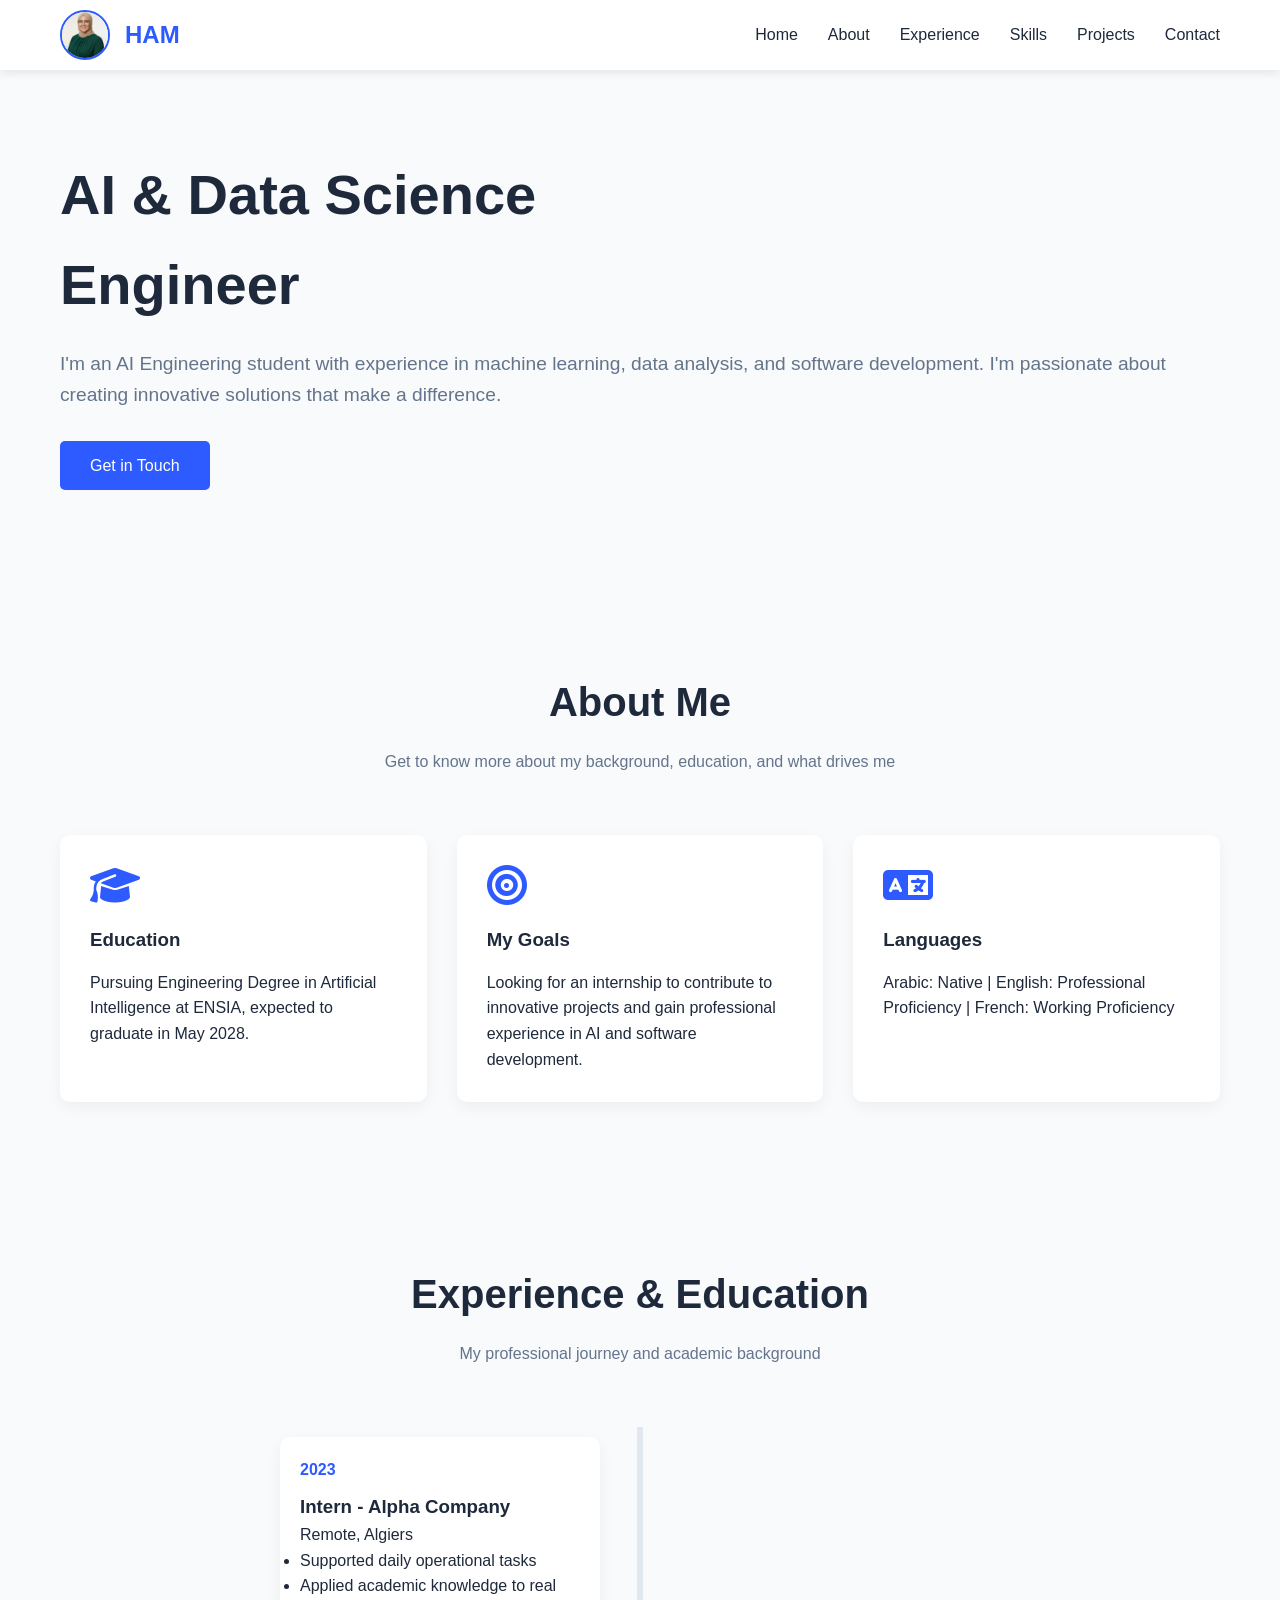
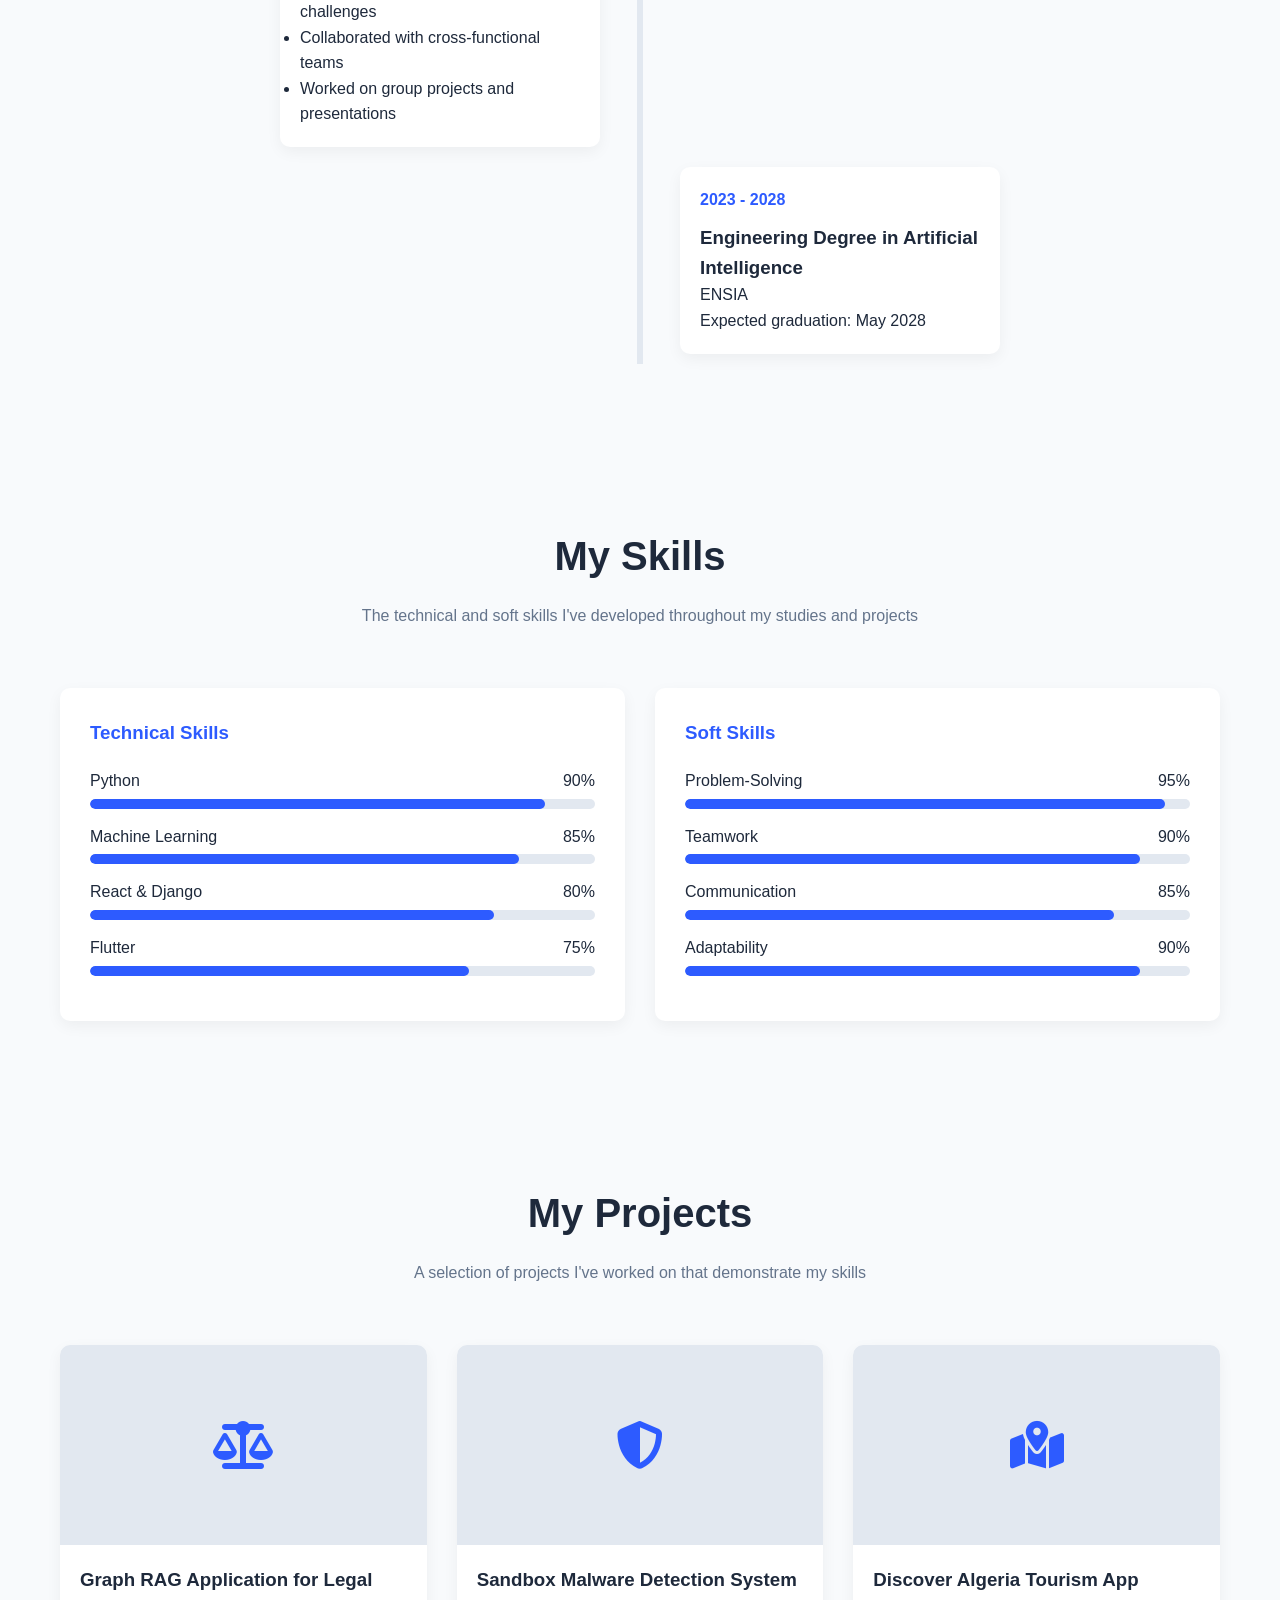
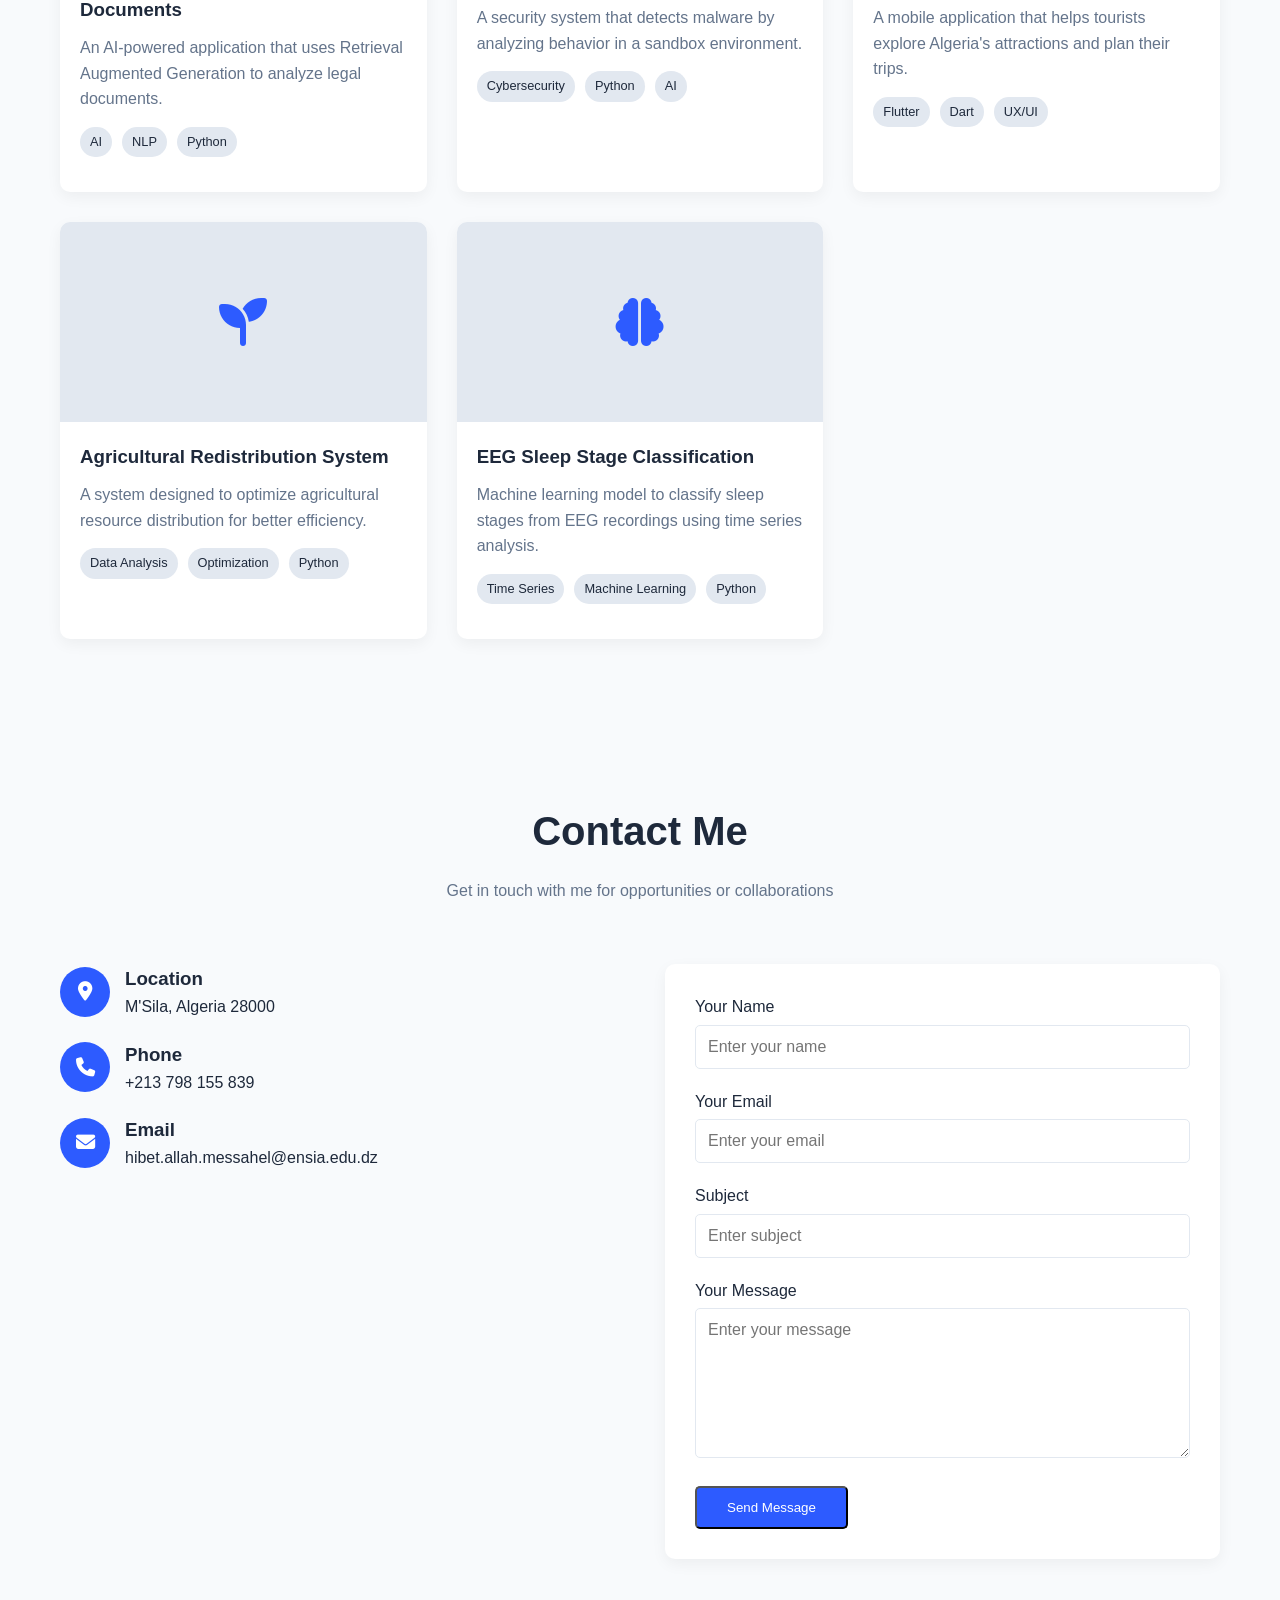
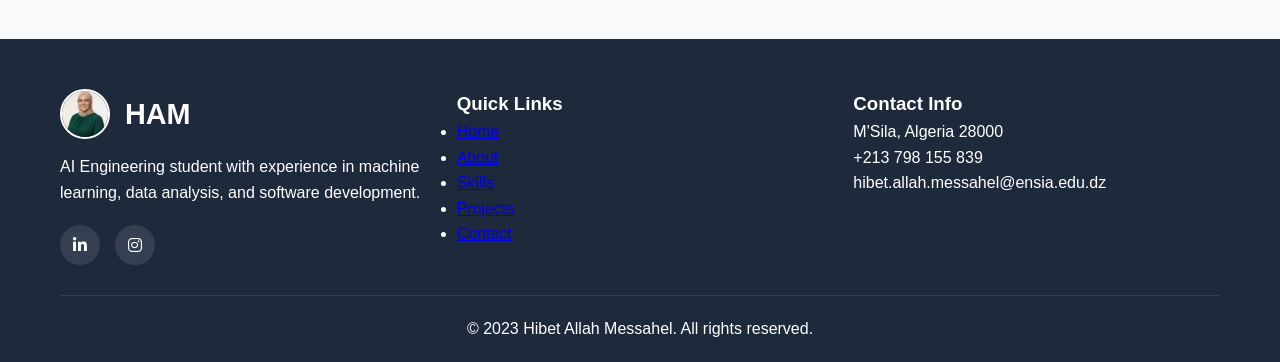
<file: portfolio.html>
<!DOCTYPE html>
<html lang="en">
<head>
    <meta charset="UTF-8">
    <meta name="viewport" content="width=device-width, initial-scale=1.0">
    <title>Hibet Allah Messahel - AI Engineer Portfolio</title>
    <link rel="icon" href="port.png">
    <link rel="stylesheet" href="https://cdnjs.cloudflare.com/ajax/libs/font-awesome/6.4.0/css/all.min.css">
    <style>
        :root {
            --primary: #2d5bff;
            --primary-dark: #1a49e0;
            --secondary: #ff6b6b;
            --dark: #1e293b;
            --light: #f8fafc;
            --gray: #64748b;
            --light-gray: #e2e8f0;
        }
        
        * {
            margin: 0;
            padding: 0;
            box-sizing: border-box;
            font-family: 'Segoe UI', Tahoma, Geneva, Verdana, sans-serif;
        }
        
        body {
            background-color: var(--light);
            color: var(--dark);
            line-height: 1.6;
        }
        
        .container {
            max-width: 1200px;
            margin: 0 auto;
            padding: 0 20px;
        }
        
        /* Header & Navigation */
        header {
            background-color: white;
            box-shadow: 0 2px 10px rgba(0, 0, 0, 0.1);
            position: fixed;
            width: 100%;
            top: 0;
            z-index: 1000;
        }
        
        nav {
            display: flex;
            justify-content: space-between;
            align-items: center;
            padding: 10px 0;
        }
        
        .logo {
            display: flex;
            align-items: center;
            gap: 15px;
        }
        
        .profile-pic {
            width: 50px;
            height: 50px;
            border-radius: 50%;
            object-fit: cover;
            border: 2px solid var(--primary);
        }
        
        .logo-text {
            font-size: 1.5rem;
            font-weight: 700;
            color: var(--primary);
        }
        
        .nav-links {
            display: flex;
            list-style: none;
        }
        
        .nav-links li {
            margin-left: 30px;
        }
        
        .nav-links a {
            text-decoration: none;
            color: var(--dark);
            font-weight: 500;
            transition: color 0.3s;
        }
        
        .nav-links a:hover {
            color: var(--primary);
        }
        
        /* Hero Section */
        .hero {
            padding: 150px 0 100px;
            display: flex;
            align-items: center;
            gap: 50px;
        }
        
        .hero-content {
            flex: 1;
        }
        
        h1 {
            font-size: 3.5rem;
            margin-bottom: 20px;
            color: var(--dark);
        }
        
        .hero-content p {
            font-size: 1.2rem;
            color: var(--gray);
            margin-bottom: 30px;
        }
        
        .btn {
            display: inline-block;
            padding: 12px 30px;
            background-color: var(--primary);
            color: white;
            text-decoration: none;
            border-radius: 5px;
            font-weight: 500;
            transition: background-color 0.3s;
        }
        
        .btn:hover {
            background-color: var(--primary-dark);
        }
        
        /* Section Styles */
        section {
            padding: 80px 0;
        }
        
        .section-title {
            text-align: center;
            margin-bottom: 60px;
        }
        
        .section-title h2 {
            font-size: 2.5rem;
            color: var(--dark);
            margin-bottom: 15px;
        }
        
        .section-title p {
            color: var(--gray);
            max-width: 600px;
            margin: 0 auto;
        }
        
        /* About Section */
        .about-grid {
            display: grid;
            grid-template-columns: repeat(auto-fit, minmax(300px, 1fr));
            gap: 30px;
        }
        
        .about-card {
            background-color: white;
            padding: 30px;
            border-radius: 10px;
            box-shadow: 0 5px 15px rgba(0, 0, 0, 0.05);
            transition: transform 0.3s;
        }
        
        .about-card:hover {
            transform: translateY(-5px);
        }
        
        .about-card i {
            font-size: 2.5rem;
            color: var(--primary);
            margin-bottom: 20px;
        }
        
        .about-card h3 {
            margin-bottom: 15px;
        }
        
        /* Experience Section */
        .timeline {
            position: relative;
            max-width: 800px;
            margin: 0 auto;
        }
        
        .timeline::after {
            content: '';
            position: absolute;
            width: 6px;
            background-color: var(--light-gray);
            top: 0;
            bottom: 0;
            left: 50%;
            margin-left: -3px;
        }
        
        .timeline-item {
            padding: 10px 40px;
            position: relative;
            width: 50%;
            box-sizing: border-box;
        }
        
        .timeline-item:nth-child(odd) {
            left: 0;
        }
        
        .timeline-item:nth-child(even) {
            left: 50%;
        }
        
        .timeline-content {
            padding: 20px;
            background-color: white;
            border-radius: 10px;
            box-shadow: 0 5px 15px rgba(0, 0, 0, 0.05);
        }
        
        .timeline-date {
            font-weight: 700;
            color: var(--primary);
            margin-bottom: 10px;
        }
        
        /* Skills Section */
        .skills-container {
            display: grid;
            grid-template-columns: repeat(auto-fit, minmax(300px, 1fr));
            gap: 30px;
        }
        
        .skill-category {
            background-color: white;
            padding: 30px;
            border-radius: 10px;
            box-shadow: 0 5px 15px rgba(0, 0, 0, 0.05);
        }
        
        .skill-category h3 {
            margin-bottom: 20px;
            color: var(--primary);
        }
        
        .skill-item {
            margin-bottom: 15px;
        }
        
        .skill-name {
            display: flex;
            justify-content: space-between;
            margin-bottom: 5px;
        }
        
        .skill-bar {
            height: 10px;
            background-color: var(--light-gray);
            border-radius: 5px;
            overflow: hidden;
        }
        
        .skill-progress {
            height: 100%;
            background-color: var(--primary);
            border-radius: 5px;
        }
        
        /* Projects Section */
        .projects-grid {
            display: grid;
            grid-template-columns: repeat(auto-fit, minmax(300px, 1fr));
            gap: 30px;
        }
        
        .project-card {
            background-color: white;
            border-radius: 10px;
            overflow: hidden;
            box-shadow: 0 5px 15px rgba(0, 0, 0, 0.05);
            transition: transform 0.3s;
        }
        
        .project-card:hover {
            transform: translateY(-5px);
        }
        
        .project-img {
            height: 200px;
            background-color: var(--light-gray);
            display: flex;
            align-items: center;
            justify-content: center;
        }
        
        .project-content {
            padding: 20px;
        }
        
        .project-content h3 {
            margin-bottom: 10px;
        }
        
        .project-content p {
            color: var(--gray);
            margin-bottom: 15px;
        }
        
        .project-tags {
            display: flex;
            flex-wrap: wrap;
            gap: 10px;
            margin-bottom: 15px;
        }
        
        .project-tag {
            background-color: var(--light-gray);
            color: var(--dark);
            padding: 5px 10px;
            border-radius: 20px;
            font-size: 0.8rem;
        }
        
        /* Modal for Project Details */
        .modal {
            display: none;
            position: fixed;
            top: 0;
            left: 0;
            width: 100%;
            height: 100%;
            background-color: rgba(0, 0, 0, 0.7);
            z-index: 1000;
            overflow-y: auto;
        }
        
        .modal-content {
            background-color: white;
            margin: 50px auto;
            padding: 30px;
            border-radius: 10px;
            width: 80%;
            max-width: 900px;
            position: relative;
        }
        
        .close-modal {
            position: absolute;
            top: 15px;
            right: 15px;
            font-size: 1.5rem;
            cursor: pointer;
            color: var(--gray);
        }
        
        .modal-header {
            margin-bottom: 20px;
        }
        
        .modal-body {
            margin-bottom: 20px;
        }
        
        .modal-section {
            margin-bottom: 25px;
        }
        
        .modal-section h4 {
            color: var(--primary);
            margin-bottom: 10px;
            font-size: 1.2rem;
        }
        
        .eeg-visualization {
            width: 100%;
            height: 200px;
            background: linear-gradient(90deg, #f0f9ff 0%, #e0f2fe 100%);
            border-radius: 8px;
            position: relative;
            overflow: hidden;
            margin: 20px 0;
        }
        
        .eeg-wave {
            position: absolute;
            bottom: 0;
            left: 0;
            right: 0;
            height: 80%;
            background: 
                repeating-linear-gradient(
                    0deg,
                    transparent,
                    transparent 3px,
                    rgba(45, 91, 255, 0.2) 3px,
                    rgba(45, 91, 255, 0.2) 6px
                );
        }
        
        .eeg-wave::before {
            content: "";
            position: absolute;
            top: 50%;
            left: 0;
            right: 0;
            height: 40px;
            background: url("data:image/svg+xml,%3Csvg xmlns='http://www.w3.org/2000/svg' viewBox='0 0 1000 100' preserveAspectRatio='none'%3E%3Cpath d='M0,50 C150,150 350,0 500,50 C650,100 850,0 1000,50 L1000,100 L0,100 Z' fill='%232d5bff' opacity='0.3'%3E%3C/path%3E%3C/svg%3E");
            background-size: 1000px 100px;
            animation: wave-animation 20s linear infinite;
        }
        
        @keyframes wave-animation {
            0% { background-position-x: 0; }
            100% { background-position-x: 1000px; }
        }
        
        .sleep-stages {
            display: grid;
            grid-template-columns: repeat(auto-fit, minmax(180px, 1fr));
            gap: 15px;
            margin: 20px 0;
        }
        
        .sleep-stage {
            background-color: var(--light);
            padding: 15px;
            border-radius: 8px;
            text-align: center;
        }
        
        .sleep-stage h5 {
            color: var(--primary);
            margin-bottom: 5px;
        }
        
        .code-block {
            background-color: #2d2d2d;
            color: #f8f8f2;
            padding: 15px;
            border-radius: 5px;
            overflow-x: auto;
            margin: 15px 0;
            font-family: 'Courier New', monospace;
        }
        
        /* Contact Section */
        .contact-container {
            display: grid;
            grid-template-columns: repeat(auto-fit, minmax(300px, 1fr));
            gap: 50px;
        }
        
        .contact-info {
            display: flex;
            flex-direction: column;
            gap: 20px;
        }
        
        .contact-item {
            display: flex;
            align-items: center;
            gap: 15px;
        }
        
        .contact-item i {
            width: 50px;
            height: 50px;
            background-color: var(--primary);
            color: white;
            border-radius: 50%;
            display: flex;
            align-items: center;
            justify-content: center;
            font-size: 1.2rem;
        }
        
        .contact-form {
            background-color: white;
            padding: 30px;
            border-radius: 10px;
            box-shadow: 0 5px 15px rgba(0, 0, 0, 0.05);
        }
        
        .form-group {
            margin-bottom: 20px;
        }
        
        .form-group label {
            display: block;
            margin-bottom: 5px;
            font-weight: 500;
        }
        
        .form-group input,
        .form-group textarea {
            width: 100%;
            padding: 12px;
            border: 1px solid var(--light-gray);
            border-radius: 5px;
            font-size: 1rem;
        }
        
        .form-group textarea {
            min-height: 150px;
            resize: vertical;
        }
        
        /* Footer */
        footer {
            background-color: var(--dark);
            color: white;
            padding: 50px 0 20px;
        }
        
        .footer-content {
            display: grid;
            grid-template-columns: repeat(auto-fit, minmax(250px, 1fr));
            gap: 30px;
            margin-bottom: 30px;
        }
        
        .footer-logo {
            display: flex;
            align-items: center;
            gap: 15px;
            margin-bottom: 15px;
        }
        
        .footer-profile-pic {
            width: 50px;
            height: 50px;
            border-radius: 50%;
            object-fit: cover;
            border: 2px solid white;
        }
        
        .footer-logo-text {
            font-size: 1.8rem;
            font-weight: 700;
        }
        
        .social-links {
            display: flex;
            gap: 15px;
            margin-top: 20px;
        }
        
        .social-links a {
            display: flex;
            align-items: center;
            justify-content: center;
            width: 40px;
            height: 40px;
            background-color: rgba(255, 255, 255, 0.1);
            color: white;
            border-radius: 50%;
            transition: background-color 0.3s;
            text-decoration: none;
        }
        
        .social-links a:hover {
            background-color: var(--primary);
        }
        
        .footer-bottom {
            text-align: center;
            padding-top: 20px;
            border-top: 1px solid rgba(255, 255, 255, 0.1);
        }
        
        /* Responsive Design */
        @media (max-width: 768px) {
            .hero {
                flex-direction: column;
                text-align: center;
                padding: 120px 0 60px;
            }
            
            h1 {
                font-size: 2.5rem;
            }
            
            .nav-links {
                display: none;
            }
            
            .timeline::after {
                left: 31px;
            }
            
            .timeline-item {
                width: 100%;
                padding-left: 70px;
                padding-right: 25px;
            }
            
            .timeline-item:nth-child(even) {
                left: 0;
            }
            
            .modal-content {
                width: 95%;
                margin: 20px auto;
                padding: 20px;
            }
            
            .logo-text {
                display: none;
            }
        }
    </style>
</head>
<body>
    <!-- Header & Navigation -->
    <header>
        <div class="container">
            <nav>
                <div class="logo">
                    <img src="me.png" alt="Hibet Allah Messahel" class="profile-pic">
                    <div class="logo-text">HAM</div>
                </div>
                <ul class="nav-links">
                    <li><a href="#home">Home</a></li>
                    <li><a href="#about">About</a></li>
                    <li><a href="#experience">Experience</a></li>
                    <li><a href="#skills">Skills</a></li>
                    <li><a href="#projects">Projects</a></li>
                    <li><a href="#contact">Contact</a></li>
                </ul>
            </nav>
        </div>
    </header>

    <!-- Hero Section -->
    <section id="home" class="hero">
        <div class="container">
            <div class="hero-content">
                <h1>AI & Data Science <br> Engineer</h1>
                <p>I'm an AI Engineering student with experience in machine learning, data analysis, and software development. I'm passionate about creating innovative solutions that make a difference.</p>
                <a href="#contact" class="btn">Get in Touch</a>
            </div>
        </div>
    </section>

    <!-- About Section -->
    <section id="about">
        <div class="container">
            <div class="section-title">
                <h2>About Me</h2>
                <p>Get to know more about my background, education, and what drives me</p>
            </div>
            <div class="about-grid">
                <div class="about-card">
                    <i class="fas fa-graduation-cap"></i>
                    <h3>Education</h3>
                    <p>Pursuing Engineering Degree in Artificial Intelligence at ENSIA, expected to graduate in May 2028.</p>
                </div>
                <div class="about-card">
                    <i class="fas fa-bullseye"></i>
                    <h3>My Goals</h3>
                    <p>Looking for an internship to contribute to innovative projects and gain professional experience in AI and software development.</p>
                </div>
                <div class="about-card">
                    <i class="fas fa-language"></i>
                    <h3>Languages</h3>
                    <p>Arabic: Native | English: Professional Proficiency | French: Working Proficiency</p>
                </div>
            </div>
        </div>
    </section>

    <!-- Experience Section -->
    <section id="experience" style="background-color: #f8fafc;">
        <div class="container">
            <div class="section-title">
                <h2>Experience & Education</h2>
                <p>My professional journey and academic background</p>
            </div>
            <div class="timeline">
                <div class="timeline-item">
                    <div class="timeline-content">
                        <div class="timeline-date">2023</div>
                        <h3>Intern - Alpha Company</h3>
                        <p>Remote, Algiers</p>
                        <ul>
                            <li>Supported daily operational tasks</li>
                            <li>Applied academic knowledge to real challenges</li>
                            <li>Collaborated with cross-functional teams</li>
                            <li>Worked on group projects and presentations</li>
                        </ul>
                    </div>
                </div>
                <div class="timeline-item">
                    <div class="timeline-content">
                        <div class="timeline-date">2023 - 2028</div>
                        <h3>Engineering Degree in Artificial Intelligence</h3>
                        <p>ENSIA</p>
                        <p>Expected graduation: May 2028</p>
                    </div>
                </div>
            </div>
        </div>
    </section>

    <!-- Skills Section -->
    <section id="skills">
        <div class="container">
            <div class="section-title">
                <h2>My Skills</h2>
                <p>The technical and soft skills I've developed throughout my studies and projects</p>
            </div>
            <div class="skills-container">
                <div class="skill-category">
                    <h3>Technical Skills</h3>
                    <div class="skill-item">
                        <div class="skill-name">
                            <span>Python</span>
                            <span>90%</span>
                        </div>
                        <div class="skill-bar">
                            <div class="skill-progress" style="width: 90%;"></div>
                        </div>
                    </div>
                    <div class="skill-item">
                        <div class="skill-name">
                            <span>Machine Learning</span>
                            <span>85%</span>
                        </div>
                        <div class="skill-bar">
                            <div class="skill-progress" style="width: 85%;"></div>
                        </div>
                    </div>
                    <div class="skill-item">
                        <div class="skill-name">
                            <span>React & Django</span>
                            <span>80%</span>
                        </div>
                        <div class="skill-bar">
                            <div class="skill-progress" style="width: 80%;"></div>
                        </div>
                    </div>
                    <div class="skill-item">
                        <div class="skill-name">
                            <span>Flutter</span>
                            <span>75%</span>
                        </div>
                        <div class="skill-bar">
                            <div class="skill-progress" style="width: 75%;"></div>
                        </div>
                    </div>
                </div>
                <div class="skill-category">
                    <h3>Soft Skills</h3>
                    <div class="skill-item">
                        <div class="skill-name">
                            <span>Problem-Solving</span>
                            <span>95%</span>
                        </div>
                        <div class="skill-bar">
                            <div class="skill-progress" style="width: 95%;"></div>
                        </div>
                    </div>
                    <div class="skill-item">
                        <div class="skill-name">
                            <span>Teamwork</span>
                            <span>90%</span>
                        </div>
                        <div class="skill-bar">
                            <div class="skill-progress" style="width: 90%;"></div>
                        </div>
                    </div>
                    <div class="skill-item">
                        <div class="skill-name">
                            <span>Communication</span>
                            <span>85%</span>
                        </div>
                        <div class="skill-bar">
                            <div class="skill-progress" style="width: 85%;"></div>
                        </div>
                    </div>
                    <div class="skill-item">
                        <div class="skill-name">
                            <span>Adaptability</span>
                            <span>90%</span>
                        </div>
                        <div class="skill-bar">
                            <div class="skill-progress" style="width: 90%;"></div>
                        </div>
                    </div>
                </div>
            </div>
        </div>
    </section>

    <!-- Projects Section -->
    <section id="projects" style="background-color: #f8fafc;">
        <div class="container">
            <div class="section-title">
                <h2>My Projects</h2>
                <p>A selection of projects I've worked on that demonstrate my skills</p>
            </div>
            <div class="projects-grid">
                <div class="project-card">
                    <div class="project-img">
                        <i class="fas fa-scale-balanced" style="font-size: 3rem; color: #2d5bff;"></i>
                    </div>
                    <div class="project-content">
                        <h3>Graph RAG Application for Legal Documents</h3>
                        <p>An AI-powered application that uses Retrieval Augmented Generation to analyze legal documents.</p>
                        <div class="project-tags">
                            <span class="project-tag">AI</span>
                            <span class="project-tag">NLP</span>
                            <span class="project-tag">Python</span>
                        </div>
                        <!-- <a href="#" class="btn">View Project</a> -->
                    </div>
                </div>
                <div class="project-card">
                    <div class="project-img">
                        <i class="fas fa-shield-alt" style="font-size: 3rem; color: #2d5bff;"></i>
                    </div>
                    <div class="project-content">
                        <h3>Sandbox Malware Detection System</h3>
                        <p>A security system that detects malware by analyzing behavior in a sandbox environment.</p>
                        <div class="project-tags">
                            <span class="project-tag">Cybersecurity</span>
                            <span class="project-tag">Python</span>
                            <span class="project-tag">AI</span>
                        </div>
                        <!-- <a href="#" class="btn">View Project</a> -->
                    </div>
                </div>
                <div class="project-card">
                    <div class="project-img">
                        <i class="fas fa-map-marked-alt" style="font-size: 3rem; color: #2d5bff;"></i>
                    </div>
                    <div class="project-content">
                        <h3>Discover Algeria Tourism App</h3>
                        <p>A mobile application that helps tourists explore Algeria's attractions and plan their trips.</p>
                        <div class="project-tags">
                            <span class="project-tag">Flutter</span>
                            <span class="project-tag">Dart</span>
                            <span class="project-tag">UX/UI</span>
                        </div>
                        <!-- <a href="#" class="btn">View Project</a> -->
                    </div>
                </div>
                <div class="project-card">
                    <div class="project-img">
                        <i class="fas fa-seedling" style="font-size: 3rem; color: #2d5bff;"></i>
                    </div>
                    <div class="project-content">
                        <h3>Agricultural Redistribution System</h3>
                        <p>A system designed to optimize agricultural resource distribution for better efficiency.</p>
                        <div class="project-tags">
                            <span class="project-tag">Data Analysis</span>
                            <span class="project-tag">Optimization</span>
                            <span class="project-tag">Python</span>
                        </div>
                        <!-- <a href="#" class="btn">View Project</a> -->
                    </div>
                </div>
                <div class="project-card">
                    <div class="project-img">
                        <i class="fas fa-brain" style="font-size: 3rem; color: #2d5bff;"></i>
                    </div>
                    <div class="project-content">
                        <h3>EEG Sleep Stage Classification</h3>
                        <p>Machine learning model to classify sleep stages from EEG recordings using time series analysis.</p>
                        <div class="project-tags">
                            <span class="project-tag">Time Series</span>
                            <span class="project-tag">Machine Learning</span>
                            <span class="project-tag">Python</span>
                        </div>
                        <!-- <a href="#" class="btn">View Project</a> -->

                    </div>
                </div>
            </div>
        </div>
    </section>

    <!-- Contact Section -->
    <section id="contact">
        <div class="container">
            <div class="section-title">
                <h2>Contact Me</h2>
                <p>Get in touch with me for opportunities or collaborations</p>
            </div>
            <div class="contact-container">
                <div class="contact-info">
                    <div class="contact-item">
                        <i class="fas fa-map-marker-alt"></i>
                        <div>
                            <h3>Location</h3>
                            <p>M'Sila, Algeria 28000</p>
                        </div>
                    </div>
                    <div class="contact-item">
                        <i class="fas fa-phone"></i>
                        <div>
                            <h3>Phone</h3>
                            <p>+213 798 155 839</p>
                        </div>
                    </div>
                    <div class="contact-item">
                        <i class="fas fa-envelope"></i>
                        <div>
                            <h3>Email</h3>
                            <p>hibet.allah.messahel@ensia.edu.dz</p>
                        </div>
                    </div>
                </div>
                <div class="contact-form">
                    <form id="contactForm">
                        <div class="form-group">
                            <label for="name">Your Name</label>
                            <input type="text" id="name" name="name" placeholder="Enter your name" required>
                        </div>
                        <div class="form-group">
                            <label for="email">Your Email</label>
                            <input type="email" id="email" name="email" placeholder="Enter your email" required>
                        </div>
                        <div class="form-group">
                            <label for="subject">Subject</label>
                            <input type="text" id="subject" name="subject" placeholder="Enter subject" required>
                        </div>
                        <div class="form-group">
                            <label for="message">Your Message</label>
                            <textarea id="message" name="message" placeholder="Enter your message" required></textarea>
                        </div>
                        <button type="submit" class="btn">Send Message</button>
                    </form>
                </div>
            </div>
        </div>
    </section>

    <!-- Footer -->
    <footer>
        <div class="container">
            <div class="footer-content">
                <div>
                    <div class="footer-logo">
                        <img src="me.png" alt="Hibet Allah Messahel" class="footer-profile-pic">
                        <div class="footer-logo-text">HAM</div>
                    </div>
                    <p>AI Engineering student with experience in machine learning, data analysis, and software development.</p>
                    <div class="social-links">
                        <a href="linkedin.com/in/hibet-allah-messahel-96279b259"><i class="fab fa-linkedin-in"></i></a>
                        <!-- <a href="#"><i class="fab fa-github"></i></a>
                        <a href="#"><i class="fab fa-twitter"></i></a> -->
                        <a href="https://www.instagram.com/strawberrrry_cupcake/"><i class="fab fa-instagram"></i></a>
                    </div>
                </div>
                <div>
                    <h3>Quick Links</h3>
                    <ul>
                        <li><a href="#home">Home</a></li>
                        <li><a href="#about">About</a></li>
                        <li><a href="#skills">Skills</a></li>
                        <li><a href="#projects">Projects</a></li>
                        <li><a href="#contact">Contact</a></li>
                    </ul>
                </div>
                <div>
                    <h3>Contact Info</h3>
                    <p>M'Sila, Algeria 28000</p>
                    <p>+213 798 155 839</p>
                    <p>hibet.allah.messahel@ensia.edu.dz</p>
                </div>
            </div>
            <div class="footer-bottom">
                <p>&copy; 2023 Hibet Allah Messahel. All rights reserved.</p>
            </div>
        </div>
    </footer>

    <script>
        // Smooth scrolling for navigation links
        document.querySelectorAll('a[href^="#"]').forEach(anchor => {
            anchor.addEventListener('click', function (e) {
                e.preventDefault();
                
                const targetId = this.getAttribute('href');
                if (targetId === '#') return;
                
                const targetElement = document.querySelector(targetId);
                if (targetElement) {
                    window.scrollTo({
                        top: targetElement.offsetTop - 80,
                        behavior: 'smooth'
                    });
                }
            });
        });
        
        // Form submission with email functionality
        const contactForm = document.getElementById('contactForm');
        if (contactForm) {
            contactForm.addEventListener('submit', function(e) {
                e.preventDefault();
                
                const nameInput = document.getElementById('name');
                const emailInput = document.getElementById('email');
                const subjectInput = document.getElementById('subject');
                const messageInput = document.getElementById('message');
                
                if (nameInput.value.trim() === '') {
                    alert('Please enter your name');
                    nameInput.focus();
                    return;
                }
                
                if (emailInput.value.trim() === '' || !emailInput.value.includes('@')) {
                    alert('Please enter a valid email address');
                    emailInput.focus();
                    return;
                }
                
                if (subjectInput.value.trim() === '') {
                    alert('Please enter a subject');
                    subjectInput.focus();
                    return;
                }
                
                if (messageInput.value.trim() === '') {
                    alert('Please enter your message');
                    messageInput.focus();
                    return;
                }
                
                // Prepare email data
                const emailData = {
                    name: nameInput.value,
                    email: emailInput.value,
                    subject: subjectInput.value,
                    message: messageInput.value
                };
                
                // In a real implementation, you would send this data to a server
                // that would then send the email. For demonstration purposes, we'll
                // use a simple mailto link as a fallback.
                
                // Create mailto link
                const mailtoLink = `mailto:hibet.allah.messahel@ensia.edu.dz?subject=${encodeURIComponent(subjectInput.value)}&body=${encodeURIComponent('Name: ' + nameInput.value + '\nEmail: ' + emailInput.value + '\n\nMessage: ' + messageInput.value)}`;
                
                // Open email client
                window.location.href = mailtoLink;
                
                // Show success message
                alert('Thank you for your message! Your email client has opened with a pre-filled message. Please click send to complete the process.');
                
                // Reset form
                contactForm.reset();
            });
        }
        
        // Add animation to skill bars when they come into view
        const skillBars = document.querySelectorAll('.skill-progress');
        
        function animateSkillBars() {
            skillBars.forEach(bar => {
                const width = bar.style.width;
                bar.style.width = '0';
                setTimeout(() => {
                    bar.style.transition = 'width 1.5s ease-in-out';
                    bar.style.width = width;
                }, 100);
            });
        }
        
        // Animate skill bars when skills section is in view
        const observer = new IntersectionObserver((entries) => {
            entries.forEach(entry => {
                if (entry.isIntersecting) {
                    animateSkillBars();
                    observer.unobserve(entry.target);
                }
            });
        }, { threshold: 0.5 });
        
        const skillsSection = document.getElementById('skills');
        if (skillsSection) {
            observer.observe(skillsSection);
        }
        
        // Modal functionality for EEG project
        const modal = document.getElementById('eegModal');
        const viewDetailsBtn = document.querySelector('.view-eeg-details');
        const closeModal = document.querySelector('.close-modal');
        
        if (viewDetailsBtn && modal && closeModal) {
            viewDetailsBtn.addEventListener('click', function(e) {
                e.preventDefault();
                modal.style.display = 'block';
                document.body.style.overflow = 'hidden';
            });
            
            closeModal.addEventListener('click', function() {
                modal.style.display = 'none';
                document.body.style.overflow = 'auto';
            });
            
            window.addEventListener('click', function(e) {
                if (e.target === modal) {
                    modal.style.display = 'none';
                    document.body.style.overflow = 'auto';
                }
            });
        }
    </script>
</body>
</html>
</file>
